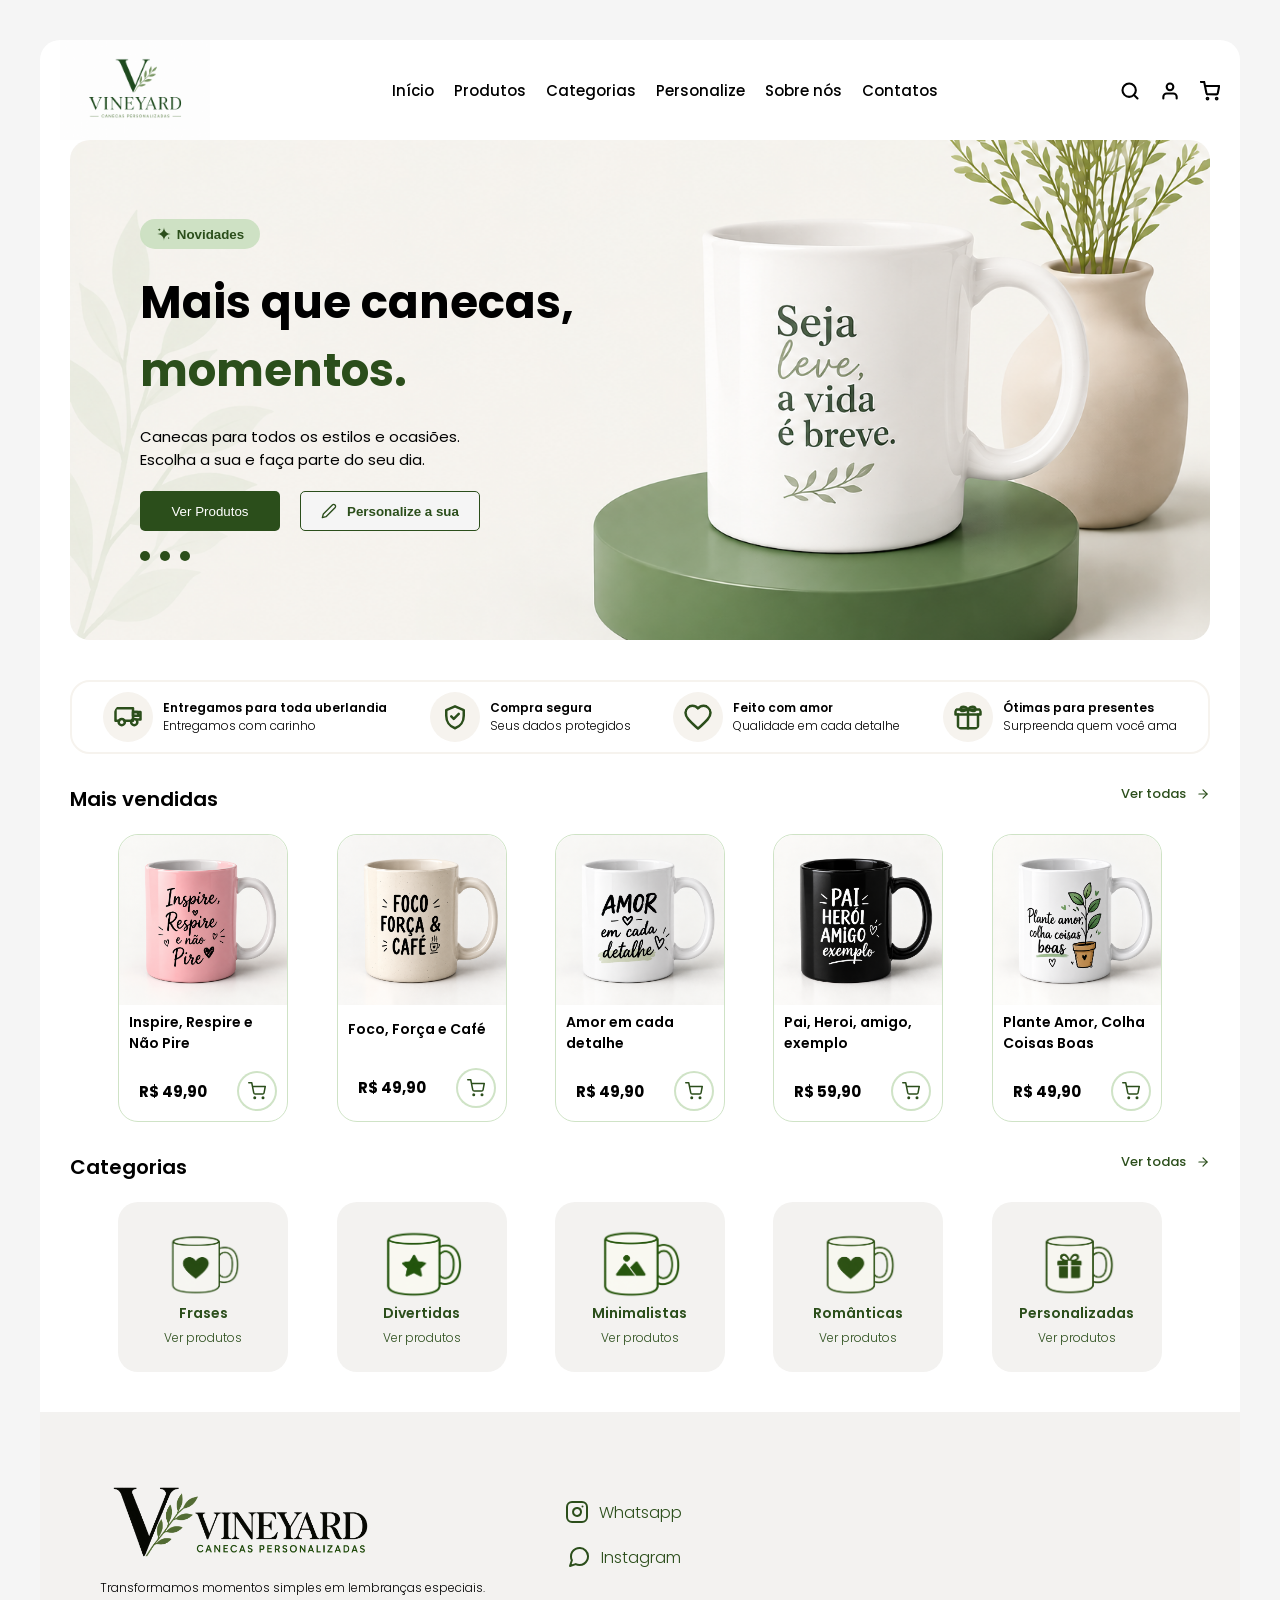
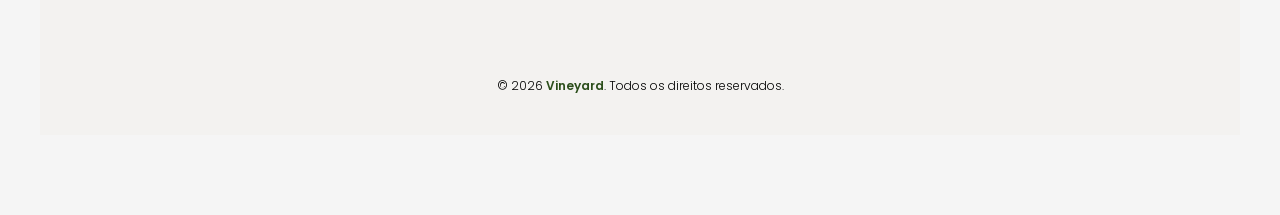
<file: index.html>
<!DOCTYPE html>
<html lang="pt-br">

<head>
    <meta charset="UTF-8">
    <meta name="viewport" content="width=device-width, initial-scale=1.0">
    <link rel="stylesheet" href="./style.css">

    <!-- Google Fonts-->
    <link rel="preconnect" href="https://fonts.googleapis.com">
    <link rel="preconnect" href="https://fonts.gstatic.com" crossorigin>
    <link href="https://fonts.googleapis.com/css2?family=Roboto+Condensed:ital,wght@0,100..900;1,100..900&display=swap"
        rel="stylesheet">

    <link rel="preconnect" href="https://fonts.googleapis.com">
    <link rel="preconnect" href="https://fonts.gstatic.com" crossorigin>
    <link
        href="https://fonts.googleapis.com/css2?family=Poppins:ital,wght@0,100;0,200;0,300;0,400;0,500;0,600;0,700;0,800;0,900;1,100;1,200;1,300;1,400;1,500;1,600;1,700;1,800;1,900&family=Roboto+Condensed:ital,wght@0,100..900;1,100..900&display=swap"
        rel="stylesheet">
    <!-- Google Fonts-->

    <link rel="icon" href="./assets/favicon-img.png" type="image/png">
    <title>Vineyard</title>
</head>

<body>
    <main id="container">
        <nav id="navbar">
            <div class="logo">
                <img src="./assets/logo-navbar.png" alt="Logo do site">
            </div>
            <ul class="navegation">
                <li><a href="#home">Início</a></li>
                <li><a href="./page-products/produtos.html">Produtos</a></li>
                <li><a href="#categories">Categorias</a></li>
                <li><a href="#customize">Personalize</a></li>
                <li><a href="#about">Sobre nós</a></li>
                <li><a href="#contacts">Contatos</a></li>
            </ul>
            <ul class="nav-perfil">
                <li><svg xmlns="http://w3.org" width="20" height="20" viewBox="0 0 24 24" fill="none"
                        stroke="currentColor" stroke-width="2.5" stroke-linecap="round" stroke-linejoin="round"
                        style="cursor: pointer; vertical-align: middle;">
                        <circle cx="11" cy="11" r="8"></circle>
                        <line x1="21" y1="21" x2="16.65" y2="16.65"></line>
                    </svg></i></li>
                <li><svg xmlns="http://www.w3.org/2000/svg" width="20" height="20" viewBox="0 0 24 24" fill="none"
                        stroke="currentColor" stroke-width="2.5" stroke-linecap="round" stroke-linejoin="round"
                        style="cursor: pointer; vertical-align: middle;">
                        <path d="M20 21v-2a4 4 0 0 0-4-4H8a4 4 0 0 0-4 4v2"></path>
                        <circle cx="12" cy="7" r="4"></circle>
                    </svg></li>
                <li><svg xmlns="http://w3.org" width="20" height="20" viewBox="0 0 24 24" fill="none"
                        stroke="currentColor" stroke-width="2.5" stroke-linecap="round" stroke-linejoin="round"
                        style="cursor: pointer; vertical-align: middle;">
                        <circle cx="9" cy="21" r="1"></circle>
                        <circle cx="20" cy="21" r="1"></circle>
                        <path d="M1 1h4l2.68 13.39a2 2 0 0 0 2 1.61h9.72a2 2 0 0 0 2-1.61L23 6H6"></path>
                    </svg></li>
            </ul>
        </nav>
        <section id="banner">
            <div class="nav-banner">
                <button id="btn-new">
                    <svg width="16" height="16" viewBox="0 0 24 24" fill="none" xmlns="http://w3.org">
                        <path
                            d="M12 2C12 7.5 16.5 12 22 12C16.5 12 12 16.5 12 22C12 16.5 7.5 12 2 12C7.5 12 12 7.5 12 2Z"
                            fill="currentColor" />
                        <path d="M5 3C5 4.4 3.9 5.5 2.5 5.5C3.9 5.5 5 6.6 5 8C5 6.6 6.1 5.5 7.5 5.5C6.1 5.5 5 4.4 5 3Z"
                            fill="currentColor" />

                        <path
                            d="M19 16C19 17.1 18.1 18 17 18C18.1 18 19 18.9 19 20C19 18.9 19.9 18 21 18C19.9 18 19 17.1 19 16Z"
                            fill="currentColor" />
                    </svg>
                    Novidades</button>
                <h1>Mais que canecas,<br><span>momentos.</span></h1>
                <p>Canecas para todos os estilos e ocasiões.<br>
                    Escolha a sua e faça parte do seu dia.</p>
                <div class="container-btn-banner">
                    <button>Ver Produtos</button>
                    <button id="btn-personalize">
                        <svg width="16" height="16" viewBox="0 0 24 24" fill="none" stroke="currentColor"
                            stroke-width="2" stroke-linecap="round" stroke-linejoin="round">
                            <path d="M17 3a2.828 2.828 0 1 1 4 4L7.5 20.5 2 22l1.5-5.5L17 3z"></path>
                        </svg>
                        Personalize a sua</button>
                </div>
                <div class="container-scroll-banner">
                    <div class="scrollBanner scrollBanner-one"></div>
                    <div class="scrollBanner scrollBanner-second"></div>
                    <div class="scrollBanner scrollBanner-third"></div>
                </div>
            </div>
        </section>
        <section class="container-info">
            <div class="info container-frete">
                <svg width="50" height="50" viewBox="0 0 24 24" fill="none" xmlns="http://w3.org">
                    <!-- Corpo do Caminhão (Baú e Cabine unificados no contorno) -->
                    <path d="M2 5H16V8H22V14H19M2 5V15H5M16 8V15H9" stroke="currentColor" stroke-width="2"
                        stroke-linecap="round" stroke-linejoin="round" />

                    <!-- Janela da Cabine -->
                    <path d="M16 8H19.5L21 11H16V8Z" stroke="currentColor" stroke-width="2" stroke-linecap="round"
                        stroke-linejoin="round" />

                    <!-- Roda Traseira -->
                    <circle cx="7" cy="16" r="2.5" stroke="currentColor" stroke-width="2" />

                    <!-- Roda Dianteira -->
                    <circle cx="17" cy="16" r="2.5" stroke="currentColor" stroke-width="2" />
                </svg>
                <div class="text">
                    <h4>Entregamos para toda uberlandia</h4>
                    <p>Entregamos com carinho</p>
                </div>
            </div>
            <div class="info container-segurity">
                <svg width="50" height="50" viewBox="0 0 24 24" fill="none" xmlns="http://w3.org">
                    <!-- Borda do Escudo -->
                    <path d="M12 21C16.5 19.6 19 15.4 19 11V6.5L12 3.5L5 6.5V11C5 15.4 7.5 19.6 12 21Z"
                        stroke="currentColor" stroke-width="2" stroke-linecap="round" stroke-linejoin="round" />

                    <!-- Sinal de Correto (Check) -->
                    <path d="M9 11.5L11 13.5L15 9.5" stroke="currentColor" stroke-width="2" stroke-linecap="round"
                        stroke-linejoin="round" />
                </svg>
                <div class="text">
                    <h4>Compra segura</h4>
                    <p>Seus dados protegidos</p>
                </div>
            </div>
            <div class="info container-love">
                <svg width="50" height="50" viewBox="0 0 24 24" fill="none" xmlns="http://w3.org">
                    <!-- Desenho do Coração -->
                    <path
                        d="M12 21.35L10.55 20.03C5.4 15.36 2 12.28 2 8.5C2 5.42 4.42 3 7.5 3C9.24 3 10.91 3.81 12 5.09C13.09 3.81 14.76 3 16.5 3C19.58 3 22 5.42 22 8.5C22 12.28 18.6 15.36 13.45 20.04L12 21.35Z"
                        stroke="currentColor" stroke-width="2" stroke-linecap="round" stroke-linejoin="round" />
                </svg>
                <div class="text">
                    <h4>Feito com amor</h4>
                    <p>Qualidade em cada detalhe</p>
                </div>
            </div>
            <div class="info container-gift">
                <svg width="50" height="50" viewBox="0 0 24 24" fill="none" xmlns="http://w3.org">
                    <!-- Caixa Principal (Corpo) -->
                    <path d="M4 10V20C4 20.5523 4.44772 21 5 21H19C19.5523 21 20 20.5523 20 20V10" stroke="currentColor"
                        stroke-width="2" stroke-linecap="round" stroke-linejoin="round" />

                    <!-- Tampa da Caixa -->
                    <path d="M2 7C2 6.44772 2.44772 6 3 6H21C21.5523 6 22 6.44772 22 7V10H2V7Z" stroke="currentColor"
                        stroke-width="2" stroke-linecap="round" stroke-linejoin="round" />

                    <!-- Fita Vertical -->
                    <path d="M12 6V21" stroke="currentColor" stroke-width="2" stroke-linecap="round" />

                    <!-- Laço Superior (Lado Esquerdo e Direito) -->
                    <path d="M12 6C10 3 6 3 6 6C6 8 10 7 12 6Z" stroke="currentColor" stroke-width="2"
                        stroke-linecap="round" stroke-linejoin="round" />
                    <path d="M12 6C14 3 18 3 18 6C18 8 14 7 12 6Z" stroke="currentColor" stroke-width="2"
                        stroke-linecap="round" stroke-linejoin="round" />
                </svg>
                <div class="text">
                    <h4>Ótimas para presentes</h4>
                    <p>Surpreenda quem você ama</p>
                </div>
            </div>
        </section>

        <section class="best-selling">
            <div class="enunciado">
                <h4>Mais vendidas</h4>
                <p><a href="#">Ver todas
                        <svg width="14" height="14" font-weight="500" viewBox="0 0 24 24" fill="none"
                            stroke="currentColor" stroke-width="2" stroke-linecap="round" stroke-linejoin="round">
                            <line x1="5" y1="12" x2="19" y2="12"></line>
                            <polyline points="12 5 19 12 12 19"></polyline>
                        </svg>
                    </a></p>
            </div>
            <div class="galeria-cards">
                <div class="card one">
                    <img src="./assets/image-card.png" alt="">
                    <p>Inspire, Respire e Não Pire</p>
                    <div>
                        <p>R$ 49,90</p>
                        <button><svg xmlns="http://w3.org" viewBox="0 0 24 24" width="18" height="18" fill="none"
                                stroke="currentColor" stroke-width="2" stroke-linecap="round" stroke-linejoin="round">
                                <circle cx="9" cy="21" r="1"></circle>
                                <circle cx="20" cy="21" r="1"></circle>
                                <path d="M1 1h4l2.68 13.39a2 2 0 0 0 2 1.61h9.72a2 2 0 0 0 2-1.61L23 6H6"></path>
                            </svg></button>
                    </div>
                </div>

                <div class="card one">
                    <img src="./assets/foco-forca-e-cafe.png" alt="">
                    <p>Foco, Força e Café</p>
                    <div>
                        <p>R$ 49,90</p>
                        <button><svg xmlns="http://w3.org" viewBox="0 0 24 24" width="18" height="18" fill="none"
                                stroke="currentColor" stroke-width="2" stroke-linecap="round" stroke-linejoin="round">
                                <circle cx="9" cy="21" r="1"></circle>
                                <circle cx="20" cy="21" r="1"></circle>
                                <path d="M1 1h4l2.68 13.39a2 2 0 0 0 2 1.61h9.72a2 2 0 0 0 2-1.61L23 6H6"></path>
                            </svg></button>
                    </div>
                </div>

                <div class="card one">
                    <img src="./assets/amor-em-cada-detalhe.png" alt="">
                    <p>Amor em cada detalhe</p>
                    <div>
                        <p>R$ 49,90</p>
                        <button><svg xmlns="http://w3.org" viewBox="0 0 24 24" width="18" height="18" fill="none"
                                stroke="currentColor" stroke-width="2" stroke-linecap="round" stroke-linejoin="round">
                                <circle cx="9" cy="21" r="1"></circle>
                                <circle cx="20" cy="21" r="1"></circle>
                                <path d="M1 1h4l2.68 13.39a2 2 0 0 0 2 1.61h9.72a2 2 0 0 0 2-1.61L23 6H6"></path>
                            </svg></button>
                    </div>
                </div>

                <div class="card one">
                    <img src="./assets/pai-heroi-amigo-exemplo.png" alt="">
                    <p>Pai, Heroi, amigo, exemplo</p>
                    <div>
                        <p>R$ 59,90</p>
                        <button><svg xmlns="http://w3.org" viewBox="0 0 24 24" width="18" height="18" fill="none"
                                stroke="currentColor" stroke-width="2" stroke-linecap="round" stroke-linejoin="round">
                                <circle cx="9" cy="21" r="1"></circle>
                                <circle cx="20" cy="21" r="1"></circle>
                                <path d="M1 1h4l2.68 13.39a2 2 0 0 0 2 1.61h9.72a2 2 0 0 0 2-1.61L23 6H6"></path>
                            </svg></button>
                    </div>
                </div>

                <div class="card one">
                    <img src="./assets/plante-amor-colha-coisas-boas.png" alt="Plante Amor, Colha coisas boas">
                    <p>Plante Amor, Colha Coisas Boas</p>
                    <div>
                        <p>R$ 49,90</p>
                        <button><svg xmlns="http://w3.org" viewBox="0 0 24 24" width="18" height="18" fill="none"
                                stroke="currentColor" stroke-width="2" stroke-linecap="round" stroke-linejoin="round">
                                <circle cx="9" cy="21" r="1"></circle>
                                <circle cx="20" cy="21" r="1"></circle>
                                <path d="M1 1h4l2.68 13.39a2 2 0 0 0 2 1.61h9.72a2 2 0 0 0 2-1.61L23 6H6"></path>
                            </svg></button>
                    </div>
                </div>
            </div>
        </section>

        <section class="categoria">
            <div class="enunciado">
                <h4>Categorias</h4>
                <p><a href="#">Ver todas
                        <svg width="14" height="14" font-weight="500" viewBox="0 0 24 24" fill="none"
                            stroke="currentColor" stroke-width="2" stroke-linecap="round" stroke-linejoin="round">
                            <line x1="5" y1="12" x2="19" y2="12"></line>
                            <polyline points="12 5 19 12 12 19"></polyline>
                        </svg>
                    </a></p>
            </div>
            <div class="cards">
                <div class="galeria-cards">
                    <div class="card-two">
                        <img src="./assets/img-frases.png" alt="">
                        <p>Frases</p>
                        <a href="#">Ver produtos</a>
                    </div>
                </div>

                <div class="galeria-cards">
                    <div class="card-two">
                        <img src="./assets/img-divertidas.png" alt="">
                        <p>Divertidas</p>
                        <a href="#">Ver produtos</a>
                    </div>
                </div>

                <div class="galeria-cards">
                    <div class="card-two">
                        <img src="./assets/img-minimalista.png" alt="">
                        <p>Minimalistas</p>
                        <a href="#">Ver produtos</a>
                    </div>
                </div>

                <div class="galeria-cards">
                    <div class="card-two">
                        <img src="./assets/img-romantica.png" alt="">
                        <p>Românticas</p>
                        <a href="#">Ver produtos</a>
                    </div>
                </div>

                <div class="galeria-cards">
                    <div class="card-two">
                        <img src="./assets/img-presente.png" alt="">
                        <p>Personalizadas</p>
                        <a href="#">Ver produtos</a>
                    </div>
                </div>
            </div>
        </section>

        <footer>
            <section class="redes-sociais">
                <div class="logo-footer">
                    <img src="./assets/logo-footer.png" alt="logo-footer">
                    <p>
                        Transformamos momentos simples em lembranças especiais.
                    </p>
                </div>
                <div class="icons-social">
                    <a href="https://wa.me/553496564491" target="_blank" rel="noopener noreferrer">
                        <svg xmlns="http://www.w3.org/2000/svg" width="24" height="24" viewBox="0 0 24 24" fill="none"
                            stroke="currentColor" stroke-width="2" stroke-linecap="round" stroke-linejoin="round"
                            class="instagram-icon">
                            <rect x="2" y="2" width="20" height="20" rx="5" ry="5"></rect>
                            <path d="M16 11.37A4 4 0 1 1 12.63 8 4 4 0 0 1 16 11.37z"></path>
                            <line x1="17.5" y1="6.5" x2="17.51" y2="6.5"></line>
                        </svg>
                        Whatsapp
                    </a>

                    <a href="https://www.instagram.com/vineyardarts_?utm_source=ig_web_button_share_sheet&stkn=ZDNlZDc0MzIxNw==" target="_blank" rel="noopener noreferrer">
                        <svg xmlns="http://w3.org" width="24" height="24" viewBox="0 0 24 24" fill="none"
                            stroke="currentColor" stroke-width="2" stroke-linecap="round" stroke-linejoin="round"
                            class="whatsapp-icon">
                            <path
                                d="M21 11.5a8.38 8.38 0 0 1-.9 3.8 8.5 8.5 0 0 1-7.6 4.7 8.38 8.38 0 0 1-3.8-.9L3 21l1.9-5.7a8.38 8.38 0 0 1-.9-3.8 8.5 8.5 0 0 1 4.7-7.6 8.38 8.38 0 0 1 3.8-.9h.5a8.48 8.48 0 0 1 8 8v.5z">
                            </path>
                        </svg>
                        Instagram
                    </a>
                </div>
            </section>
            <p>&copy 2026 <span>Vineyard</span>. Todos os direitos reservados.</p>
        </footer>
    </main>
</body>

</html>
</file>
<file: style.css>
* {
    padding: 0;
    margin: 0;
    box-sizing: border-box;
    list-style: none;
    text-decoration: none;
}

h4 {
    font-size: 20px;
    font-weight: 600;
}

body {
    background-color: #f5f5f5;
    margin: 0px 40px 80px 40px;
    display: flex;
    flex-direction: column;
    font-family: "Poppins", sans-serif;
    font-weight: 300;
}

#container {
    background-color: #fff;
    display: flex;
    flex-direction: column;
    align-items: center;
    justify-content: center;
    width: 100%;
    border-radius: 40px;
}

#container::before {
    content: "";
    position: fixed;
    top: 0;
    left: 0;
    width: 100%;
    height: 100px; /* Mesma altura do seu margin-top */
    background-color: #f5f5f5; /* Mesma cor de fundo do seu body */
    z-index: 1001; /* Fica acima de tudo */
}

#navbar {
    background-color: #fff;
    width: calc(100% - 80px);
    height: 100px;
    position: fixed;
    top: 0;
    margin-top: 40px;
    padding: 0 20px 0 20px;
    display: flex;
    justify-content: space-between;
    align-items: center;
    border-radius: 20px 20px 0 0;
     z-index: 1002;
}

.logo {
    width: 150px;
    height: 100px;
}

.logo img {
    width: 100%;
    height: 100%;
    object-fit: cover;
}

.navegation {
    display: flex;
    gap: 20px;
}

.navegation li a {
    font-size: 15px;
    font-weight: 500;
    color: #000;
    text-decoration: none;
}

.navegation li a:hover {
    color: #2b4e1b;
}

.nav-perfil {
    display: flex;
    gap: 20px;
}

.nav-perfil li svg {
    width: 20px;
    height: 20px;
}

.nav-perfil li svg:hover {
    color: #2b4e1b;
}

#banner {
    background-image: url("./assets/banner.png");
    background-size: cover;
    background-position: center;
    width: 95%;
    height: 500px;
    display: flex;
    justify-content: start;
    align-items: center;
    border-radius: 20px;
    padding-left: 70px;
    margin-top: 140px;
}

#btn-new{
    background-color: #c9e0bfe0;
    display: flex;
    align-items: center;
    justify-content: center;
    color: #2b4e1b;
    border: none;
    width: 120px;
    height: 30px;
    gap: 5px;
    padding: 10px 10px;
    border-radius: 15px;
    cursor: pointer;
    font-weight: bold;
}

#btn-new:hover {
    background-color: #2b4e1b;
    color: #fff;
    border: none;
}

.nav-banner {
    display: flex;
    flex-direction: column;
    align-items: start;
    gap: 20px;
}

.nav-banner h1 {
    font-size: 45px;
    color: #000;
    font-weight: 700;
}

.nav-banner h1 span {
    color: #2b4e1b;
}

.nav-banner p {
    font-size: 15px;
    color: #000;
    font-weight: 400;
}

.container-btn-banner {
    display: flex;
    gap: 20px;
}

.container-btn-banner button {
    background-color: #2b4e1b;
    color: #fff;
    border: none;
    width: 140px;
    height: 40px;
    padding: 10px 20px;
    border-radius: 5px;
    cursor: pointer;
}

.container-btn-banner button:hover {
    background-color: #f5f5f5;
     color: #2b4e1b;
     border: 1px solid #2b4e1b;
}

#btn-personalize {
    display: flex;
    align-items: center;
    justify-content: center;
    gap: 10px;
    width: 180px;
    background-color: #f5f5f5;
    color: #2b4e1b;
    border: 1px solid #2b4e1b;
    font-weight: bold;
}

#btn-personalize:hover {
    background-color: #2b4e1b;
    color: #fff;
    border: none;
}

.container-scroll-banner {
    display: flex;
    gap: 10px;
}

.scrollBanner {
    width: 10px;
    height: 10px;
    background-color: #2b4e1b;
    border-radius: 50%;
}

.container-info {
    display: flex;
    justify-content: space-around;
    width: 95%;
    align-items: center;
    margin-top: 40px;
    border: 2px solid #f6f3ee;
    border-radius: 20px;
    padding: 10px;
}

.info {
    display: flex;
    align-items: center;
    gap: 10px;
}

.info div {
    display: flex;
    flex-direction: column;
    align-items: flex-start;
}

.info div h4,p {
    font-size: 12px;
}

.info svg {
    color: #2b4e1b;
    background-color: #f6f3ee;
    padding: 10px;
    border-radius: 50%;
}

.best-selling {
    margin-top: 30px;
    width: 95%;
}

.galeria-cards {
    display: flex;
    flex-wrap: wrap;
    justify-content: space-evenly;
}

.enunciado {
    display: flex;
    justify-content: space-between;
}

.enunciado svg {
    text-align: center;
}

.enunciado a {
    color: #2b4e1b;
    font-weight: 500;
    font-size: 13px;
    align-items: center;
    gap: 10px;  
    display: flex;
}

.card {
    margin-top: 20px;
    display: flex;
    flex-wrap: wrap;
    width: 170px;
    gap: 7px;
    border: 1px solid #c9e0bfe0;
    border-radius: 20px;
    cursor: pointer;
}

.card div {
    display: flex;
    justify-content: space-between;
    align-items: center;
    gap: 20px;
    padding: 10px;
}

.card div p {
    font-size: 15px;
    font-weight: 700;
}

.card img {
    border-radius: 20px 20px 0 0;
    background-color: #000;
    width: 100%;
    height: 170px;
}

.card p {
    font-size: 14px;
    font-weight: 600;
    padding: 0 10px 0 10px;
}

.card button {
    display: flex;
    align-items: center;
    background-color: #fff;
    justify-content: center;
    border: 2px solid #c9e0bfe0;
    color: #2b4e1b;
    border-radius: 50%;
    width: 40px;
    height: 40px;
}

.card button:hover {
    background-color: #2b4e1b;
    color: #fff;
    border: none;
}

.card button svg {
    text-align: center;
}

.categoria {
    margin-top: 30px;
    width: 95%;
}

.cards {
    display: flex;
    flex-wrap: wrap;
    justify-content: space-evenly;
}

.card-two {
    width: 170px;
    height: 170px;
    background-color: #f3f2f0;
    border-radius: 20px;
    display: flex;
    gap: 5px;
    flex-direction: column;
    flex-wrap: wrap;
    justify-content: center;
    align-items: center;
    cursor: pointer;
    margin-top: 20px;
}

.card-two img {
    width: 80px;
    height: 70px;
}

.card-two p {
    font-size: 14px;
    font-weight: 600;
    color: #2b4e1b;
    text-align: center;
}

.card-two a {
    color: #2b4e1b;
    font-size: 12px;
}

footer {
    margin-top: 40px;
    display: flex;
    gap: 80px;
    flex-direction: column;
    background-color: #f3f2f0;
    padding: 40px 60px;
    width: 100%;
}

footer img {
    width: 280px;
    height: 100px;
}

.redes-sociais {
    display: flex;
    align-items: center;
    justify-content: start;
    gap: 80px;
    margin-top: 20px;
}

.icons-social {
    display: flex;
    flex-direction: column;
    align-items: center;
    text-align: center;
    justify-content: center;
    gap: 20px;
}

.icons-social a {
    display: flex;
    align-items: center;
    justify-content: center;
    gap: 10px;
    color: #2b4e1b;
}

footer p {
    text-align: center;
}

footer span {
    color: #2b4e1b;
    font-weight: 600;
}
</file>
